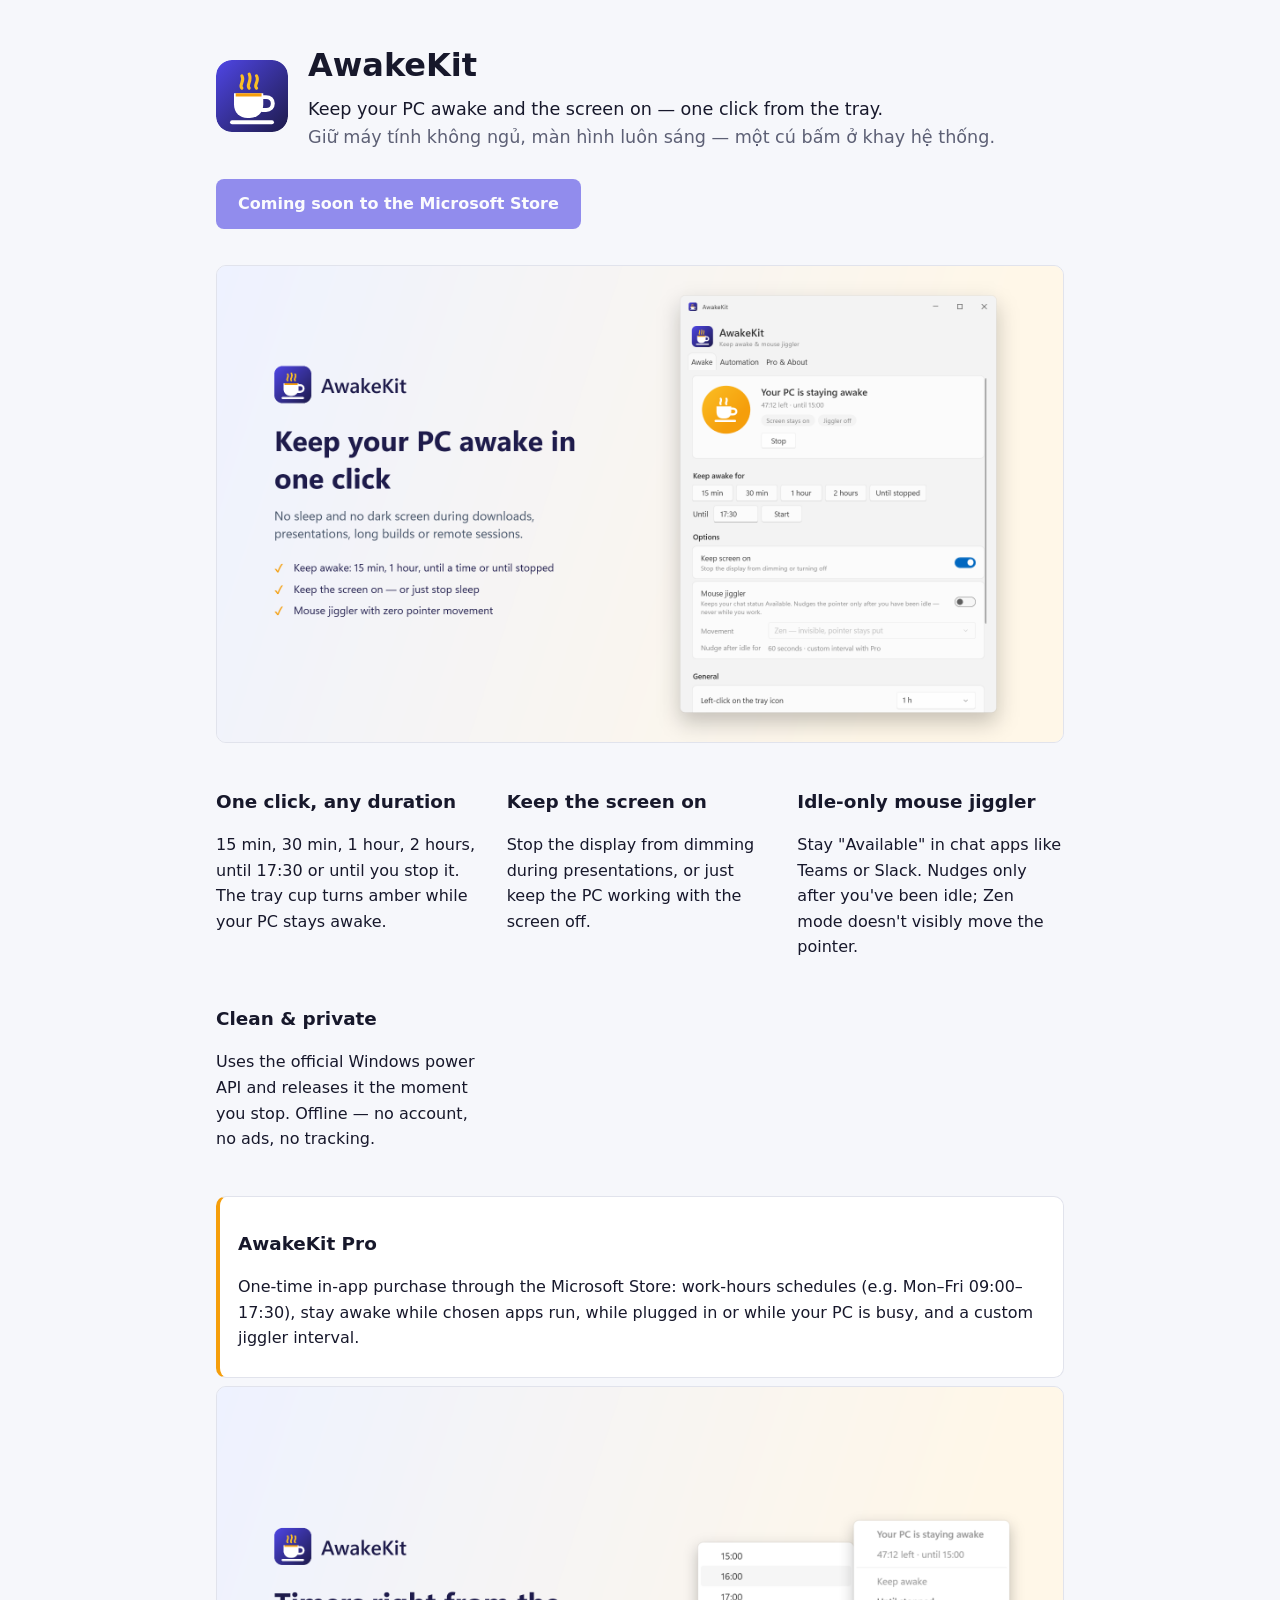
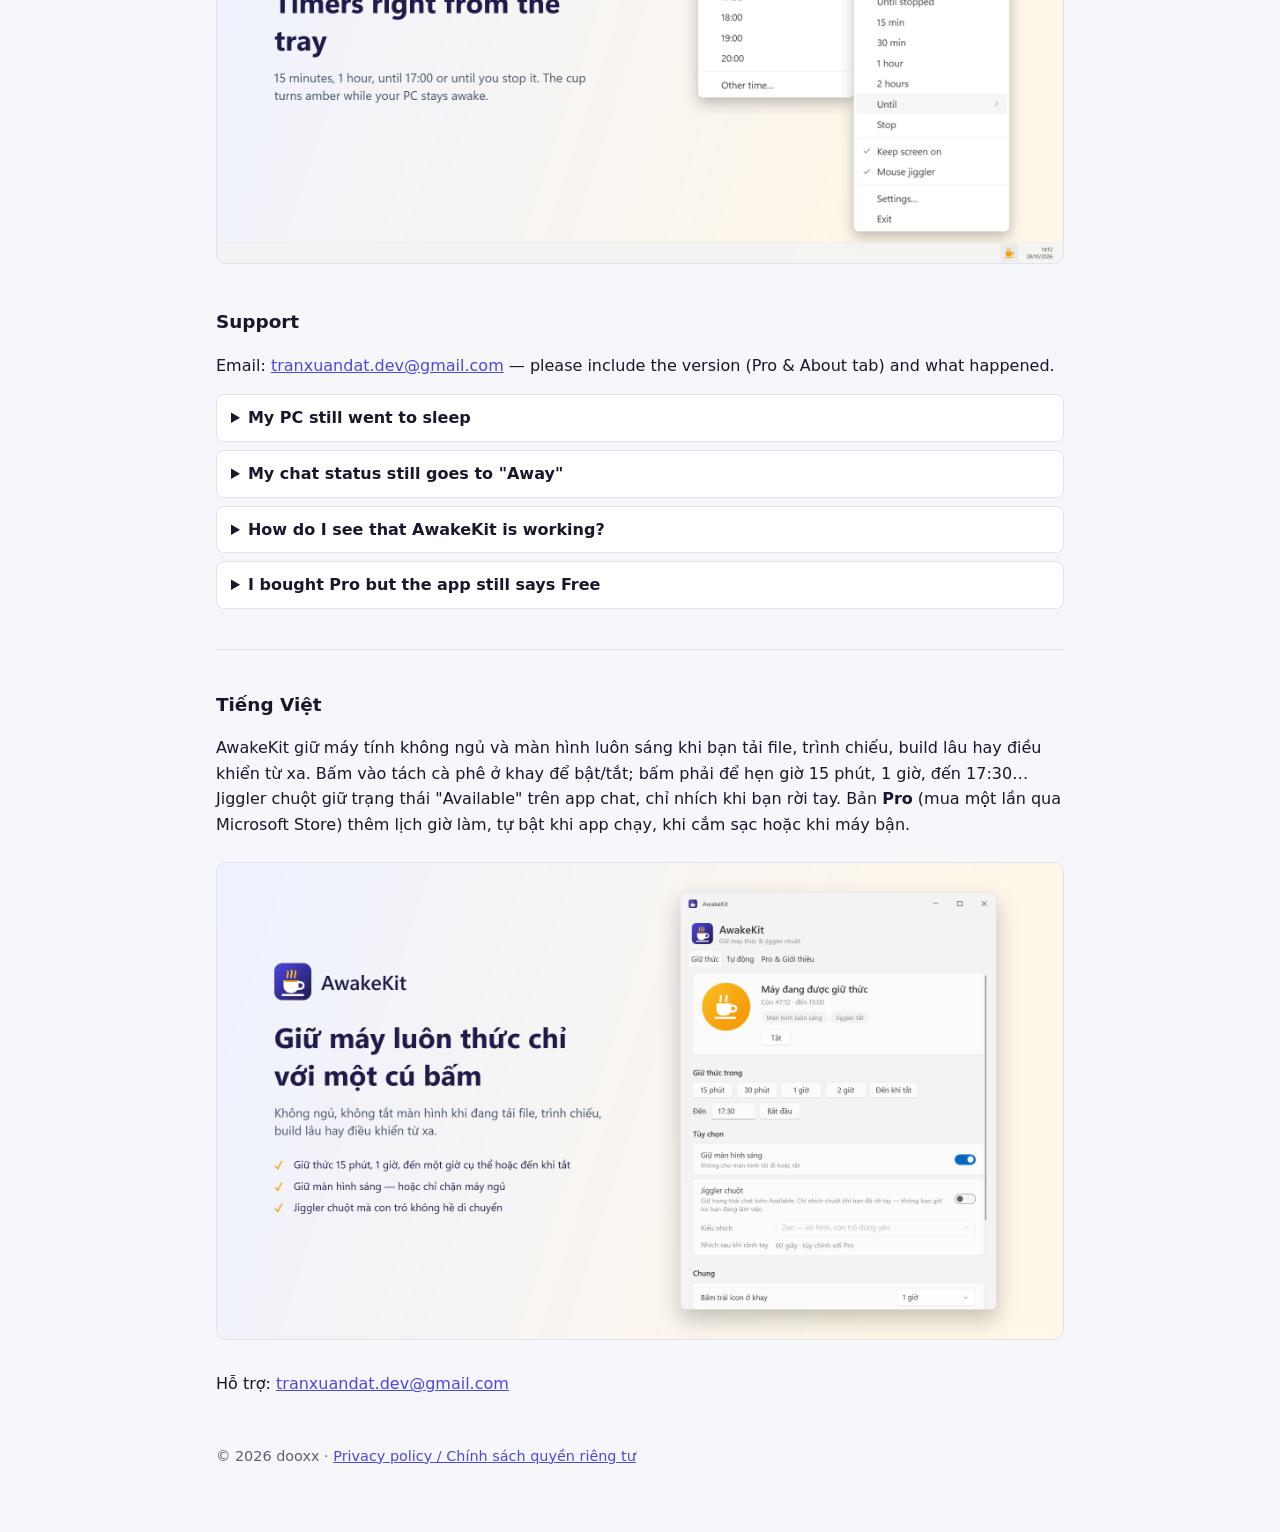
<file: index.html>
<!doctype html>
<html lang="en">
<head>
  <meta charset="utf-8">
  <meta name="viewport" content="width=device-width, initial-scale=1">
  <title>AwakeKit — Keep Awake, Prevent Sleep &amp; Mouse Jiggler for Windows</title>
  <meta name="description" content="Keep your Windows PC awake and the screen on with one click from the tray. Timers, an idle-only mouse jiggler with zero pointer movement, and work-hours schedules.">
  <link rel="icon" href="app-icon.svg">
  <link rel="stylesheet" href="style.css">
</head>
<body>
  <main class="page">
    <header class="hero">
      <img src="app-icon.svg" alt="" width="72" height="72">
      <div>
        <h1>AwakeKit</h1>
        <p class="lead">Keep your PC awake and the screen on — one click from the tray.</p>
        <p class="lead muted" lang="vi">Giữ máy tính không ngủ, màn hình luôn sáng — một cú bấm ở khay hệ thống.</p>
      </div>
    </header>

    <p class="cta">
      <!-- Thay STORE_ID bằng Store ID của app sau khi được duyệt, rồi bỏ class "disabled" -->
      <a class="button disabled" href="https://apps.microsoft.com/detail/STORE_ID">Coming soon to the Microsoft Store</a>
    </p>

    <img class="shot" src="screenshots/en-1-keep-awake.png" alt="AwakeKit keeping the PC awake for 47 more minutes">

    <section class="grid">
      <div><h2>One click, any duration</h2><p>15 min, 30 min, 1 hour, 2 hours, until 17:30 or until you stop it. The tray cup turns amber while your PC stays awake.</p></div>
      <div><h2>Keep the screen on</h2><p>Stop the display from dimming during presentations, or just keep the PC working with the screen off.</p></div>
      <div><h2>Idle-only mouse jiggler</h2><p>Stay "Available" in chat apps like Teams or Slack. Nudges only after you've been idle; Zen mode doesn't visibly move the pointer.</p></div>
      <div><h2>Clean &amp; private</h2><p>Uses the official Windows power API and releases it the moment you stop. Offline — no account, no ads, no tracking.</p></div>
    </section>

    <section class="pro">
      <h2>AwakeKit Pro</h2>
      <p>One-time in-app purchase through the Microsoft Store: work-hours schedules (e.g. Mon–Fri 09:00–17:30), stay awake while chosen apps run, while plugged in or while your PC is busy, and a custom jiggler interval.</p>
    </section>

    <img class="shot" src="screenshots/en-3-tray-timers.png" alt="AwakeKit tray menu with timers">

    <section id="support">
      <h2>Support</h2>
      <p>Email: <a href="mailto:tranxuandat.dev@gmail.com">tranxuandat.dev@gmail.com</a> — please include the version (Pro &amp; About tab) and what happened.</p>
      <details>
        <summary>My PC still went to sleep</summary>
        <p>Check that the tray cup is amber. Closing the lid of a laptop or pressing the power button still puts it to sleep — that is a hardware action AwakeKit does not override. Some company policies can also force sleep.</p>
      </details>
      <details>
        <summary>My chat status still goes to "Away"</summary>
        <p>Turn on <em>Mouse jiggler</em> in the Awake tab (or the tray menu). Some apps also need the screen on — enable <em>Keep screen on</em>. If an app running as administrator is in front, Windows blocks input from normal apps; switch to another window.</p>
      </details>
      <details>
        <summary>How do I see that AwakeKit is working?</summary>
        <p>Open an administrator command prompt and run <code>powercfg /requests</code>. While AwakeKit is active it is listed under SYSTEM (and DISPLAY if Keep screen on is enabled). After you click Stop, the entry disappears.</p>
      </details>
      <details>
        <summary>I bought Pro but the app still says Free</summary>
        <p>Sign in to the Microsoft Store with the account you bought it with and reopen AwakeKit. Still stuck? Email us.</p>
      </details>
    </section>

    <hr>

    <section lang="vi">
      <h2>Tiếng Việt</h2>
      <p>AwakeKit giữ máy tính không ngủ và màn hình luôn sáng khi bạn tải file, trình chiếu, build lâu hay điều khiển từ xa. Bấm vào tách cà phê ở khay để bật/tắt; bấm phải để hẹn giờ 15 phút, 1 giờ, đến 17:30… Jiggler chuột giữ trạng thái "Available" trên app chat, chỉ nhích khi bạn rời tay. Bản <strong>Pro</strong> (mua một lần qua Microsoft Store) thêm lịch giờ làm, tự bật khi app chạy, khi cắm sạc hoặc khi máy bận.</p>
      <img class="shot" src="screenshots/vi-1-giu-may-thuc.png" alt="AwakeKit giữ máy thức, còn 47 phút">
      <p>Hỗ trợ: <a href="mailto:tranxuandat.dev@gmail.com">tranxuandat.dev@gmail.com</a></p>
    </section>

    <footer class="muted">
      © 2026 dooxx · <a href="privacy.html">Privacy policy / Chính sách quyền riêng tư</a>
    </footer>
  </main>
</body>
</html>
</file>
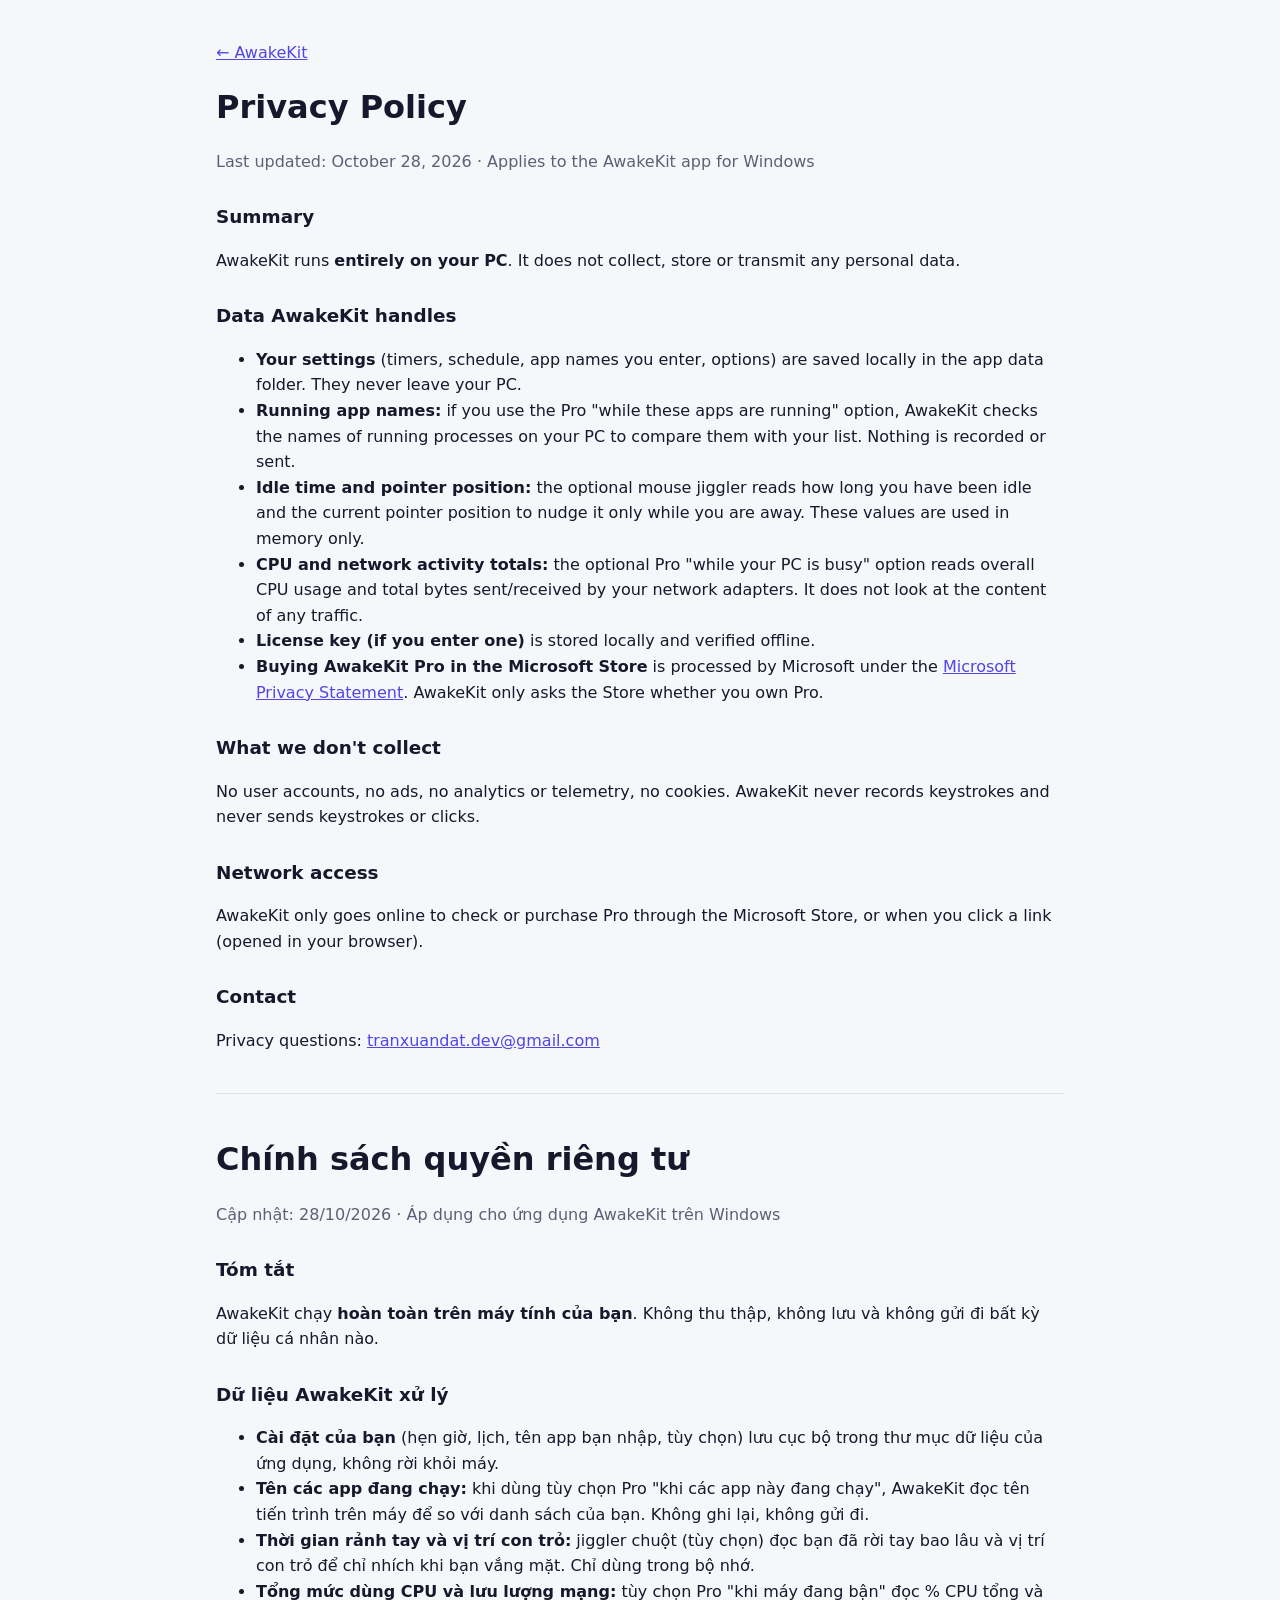
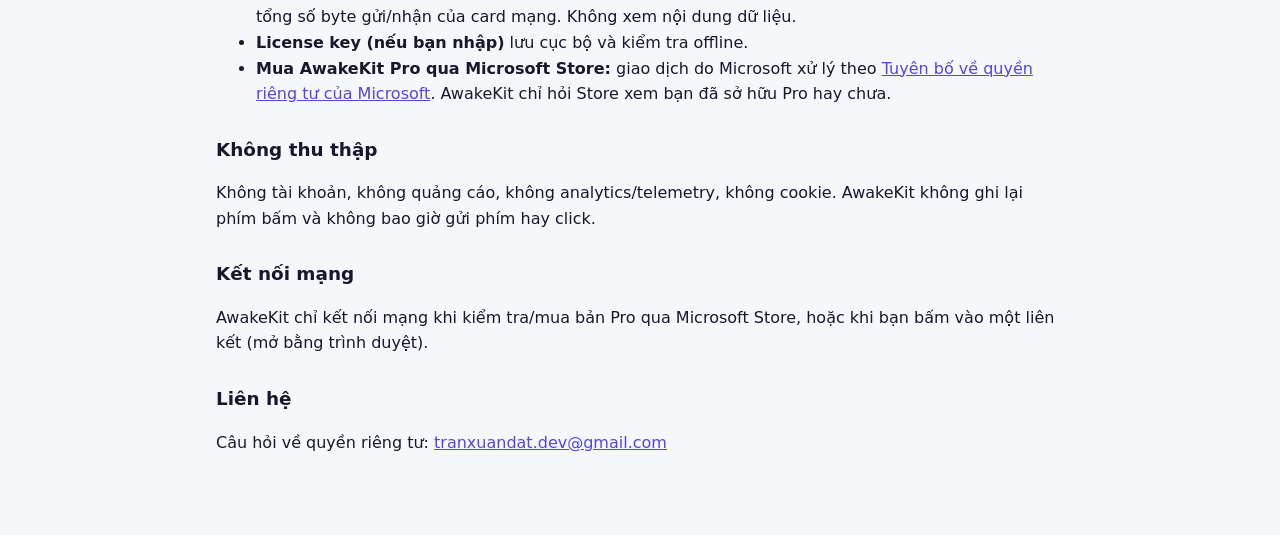
<file: privacy.html>
<!doctype html>
<html lang="en">
<head>
  <meta charset="utf-8">
  <meta name="viewport" content="width=device-width, initial-scale=1">
  <title>AwakeKit — Privacy Policy / Chính sách quyền riêng tư</title>
  <link rel="icon" href="app-icon.svg">
  <link rel="stylesheet" href="style.css">
</head>
<body>
  <main class="page">
    <a class="back" href="./">← AwakeKit</a>
    <h1>Privacy Policy</h1>
    <p class="muted">Last updated: October 28, 2026 · Applies to the AwakeKit app for Windows</p>

    <h2>Summary</h2>
    <p>AwakeKit runs <strong>entirely on your PC</strong>. It does not collect, store or transmit any personal data.</p>

    <h2>Data AwakeKit handles</h2>
    <ul>
      <li><strong>Your settings</strong> (timers, schedule, app names you enter, options) are saved locally in the app data folder. They never leave your PC.</li>
      <li><strong>Running app names:</strong> if you use the Pro "while these apps are running" option, AwakeKit checks the names of running processes on your PC to compare them with your list. Nothing is recorded or sent.</li>
      <li><strong>Idle time and pointer position:</strong> the optional mouse jiggler reads how long you have been idle and the current pointer position to nudge it only while you are away. These values are used in memory only.</li>
      <li><strong>CPU and network activity totals:</strong> the optional Pro "while your PC is busy" option reads overall CPU usage and total bytes sent/received by your network adapters. It does not look at the content of any traffic.</li>
      <li><strong>License key (if you enter one)</strong> is stored locally and verified offline.</li>
      <li><strong>Buying AwakeKit Pro in the Microsoft Store</strong> is processed by Microsoft under the <a href="https://privacy.microsoft.com/privacystatement">Microsoft Privacy Statement</a>. AwakeKit only asks the Store whether you own Pro.</li>
    </ul>

    <h2>What we don't collect</h2>
    <p>No user accounts, no ads, no analytics or telemetry, no cookies. AwakeKit never records keystrokes and never sends keystrokes or clicks.</p>

    <h2>Network access</h2>
    <p>AwakeKit only goes online to check or purchase Pro through the Microsoft Store, or when you click a link (opened in your browser).</p>

    <h2>Contact</h2>
    <p>Privacy questions: <a href="mailto:tranxuandat.dev@gmail.com">tranxuandat.dev@gmail.com</a></p>

    <hr>

    <h1 lang="vi">Chính sách quyền riêng tư</h1>
    <div lang="vi">
      <p class="muted">Cập nhật: 28/10/2026 · Áp dụng cho ứng dụng AwakeKit trên Windows</p>
      <h2>Tóm tắt</h2>
      <p>AwakeKit chạy <strong>hoàn toàn trên máy tính của bạn</strong>. Không thu thập, không lưu và không gửi đi bất kỳ dữ liệu cá nhân nào.</p>
      <h2>Dữ liệu AwakeKit xử lý</h2>
      <ul>
        <li><strong>Cài đặt của bạn</strong> (hẹn giờ, lịch, tên app bạn nhập, tùy chọn) lưu cục bộ trong thư mục dữ liệu của ứng dụng, không rời khỏi máy.</li>
        <li><strong>Tên các app đang chạy:</strong> khi dùng tùy chọn Pro "khi các app này đang chạy", AwakeKit đọc tên tiến trình trên máy để so với danh sách của bạn. Không ghi lại, không gửi đi.</li>
        <li><strong>Thời gian rảnh tay và vị trí con trỏ:</strong> jiggler chuột (tùy chọn) đọc bạn đã rời tay bao lâu và vị trí con trỏ để chỉ nhích khi bạn vắng mặt. Chỉ dùng trong bộ nhớ.</li>
        <li><strong>Tổng mức dùng CPU và lưu lượng mạng:</strong> tùy chọn Pro "khi máy đang bận" đọc % CPU tổng và tổng số byte gửi/nhận của card mạng. Không xem nội dung dữ liệu.</li>
        <li><strong>License key (nếu bạn nhập)</strong> lưu cục bộ và kiểm tra offline.</li>
        <li><strong>Mua AwakeKit Pro qua Microsoft Store:</strong> giao dịch do Microsoft xử lý theo <a href="https://privacy.microsoft.com/privacystatement">Tuyên bố về quyền riêng tư của Microsoft</a>. AwakeKit chỉ hỏi Store xem bạn đã sở hữu Pro hay chưa.</li>
      </ul>
      <h2>Không thu thập</h2>
      <p>Không tài khoản, không quảng cáo, không analytics/telemetry, không cookie. AwakeKit không ghi lại phím bấm và không bao giờ gửi phím hay click.</p>
      <h2>Kết nối mạng</h2>
      <p>AwakeKit chỉ kết nối mạng khi kiểm tra/mua bản Pro qua Microsoft Store, hoặc khi bạn bấm vào một liên kết (mở bằng trình duyệt).</p>
      <h2>Liên hệ</h2>
      <p>Câu hỏi về quyền riêng tư: <a href="mailto:tranxuandat.dev@gmail.com">tranxuandat.dev@gmail.com</a></p>
    </div>
  </main>
</body>
</html>
</file>
<file: style.css>
:root {
  --bg: #f6f7fb;
  --surface: #ffffff;
  --text: #17182b;
  --muted: #5d6075;
  --border: #e1e3ec;
  --accent: #4f46e5;
  --amber: #f59e0b;
  color-scheme: light dark;
  font-family: "Segoe UI Variable Text", "Segoe UI", system-ui, -apple-system, sans-serif;
  line-height: 1.6;
}

@media (prefers-color-scheme: dark) {
  :root {
    --bg: #14152a;
    --surface: #1f2038;
    --text: #eeeff6;
    --muted: #a5a8c0;
    --border: #34365a;
    --accent: #8b8cff;
  }
}

* { box-sizing: border-box; }

body {
  margin: 0;
  background: var(--bg);
  color: var(--text);
}

.page {
  max-width: 880px;
  margin: 0 auto;
  padding: 40px 16px 64px;
}

a { color: var(--accent); }

h1 { font-size: 2rem; margin: 0 0 4px; }
h2 { font-size: 1.15rem; margin: 28px 0 6px; }

.muted { color: var(--muted); }

.hero {
  display: flex;
  gap: 20px;
  align-items: center;
}

.hero img { border-radius: 16px; flex-shrink: 0; }

.lead { margin: 0; font-size: 1.1rem; }

.cta { margin: 28px 0; }

.button {
  display: inline-block;
  padding: 12px 22px;
  border-radius: 8px;
  background: var(--accent);
  color: #fff;
  font-weight: 600;
  text-decoration: none;
}

.button.disabled { opacity: 0.6; pointer-events: none; }

.shot {
  width: 100%;
  height: auto;
  border-radius: 10px;
  border: 1px solid var(--border);
  margin: 8px 0;
}

.grid {
  display: grid;
  grid-template-columns: repeat(auto-fit, minmax(200px, 1fr));
  gap: 0 24px;
}

.pro {
  background: var(--surface);
  border: 1px solid var(--border);
  border-left: 4px solid var(--amber);
  border-radius: 10px;
  padding: 4px 18px 10px;
  margin-top: 28px;
}

details {
  background: var(--surface);
  border: 1px solid var(--border);
  border-radius: 8px;
  padding: 10px 14px;
  margin: 8px 0;
}

summary { cursor: pointer; font-weight: 600; }

hr { border: none; border-top: 1px solid var(--border); margin: 40px 0; }

.back { display: inline-block; margin-bottom: 16px; }

footer { margin-top: 48px; font-size: 0.9rem; }

code { font-family: "Cascadia Mono", Consolas, monospace; font-size: 0.9em; }

@media (max-width: 560px) {
  .hero { flex-direction: column; align-items: flex-start; }
  h1 { font-size: 1.6rem; }
}
</file>
